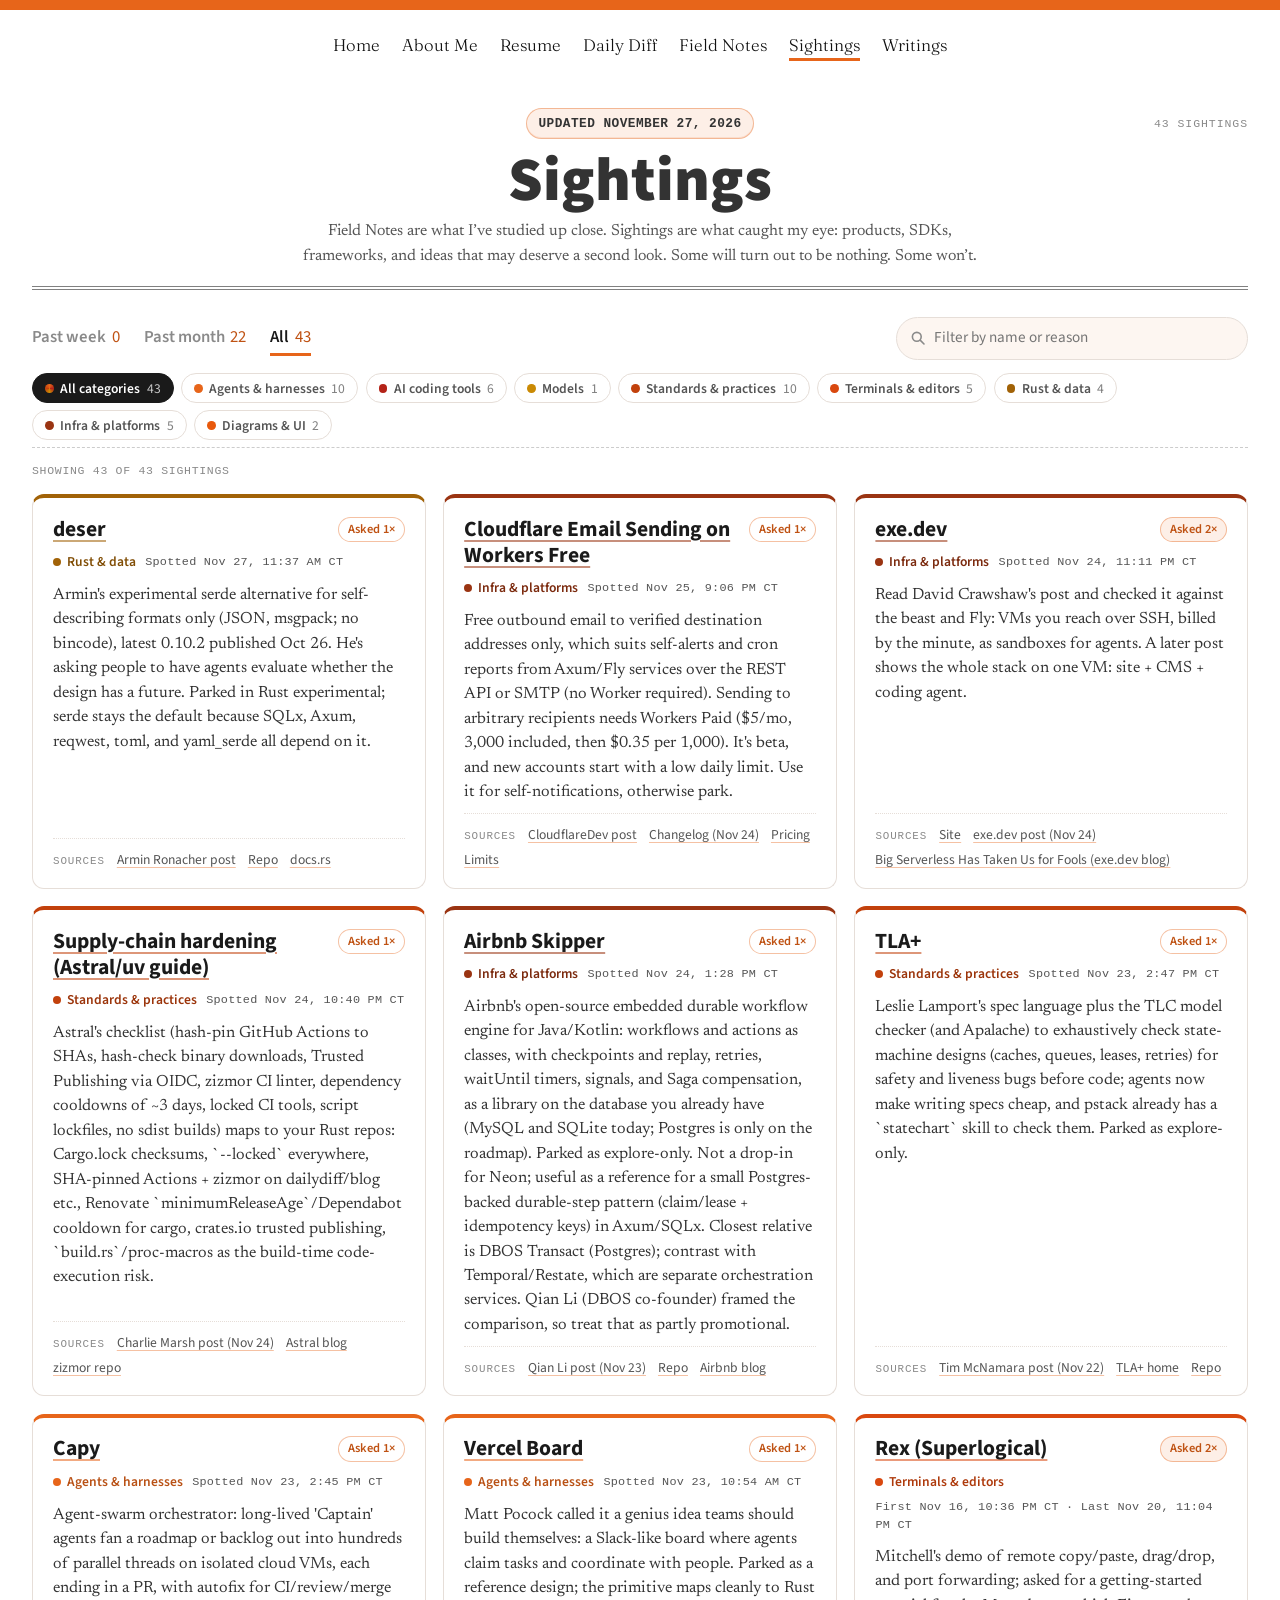
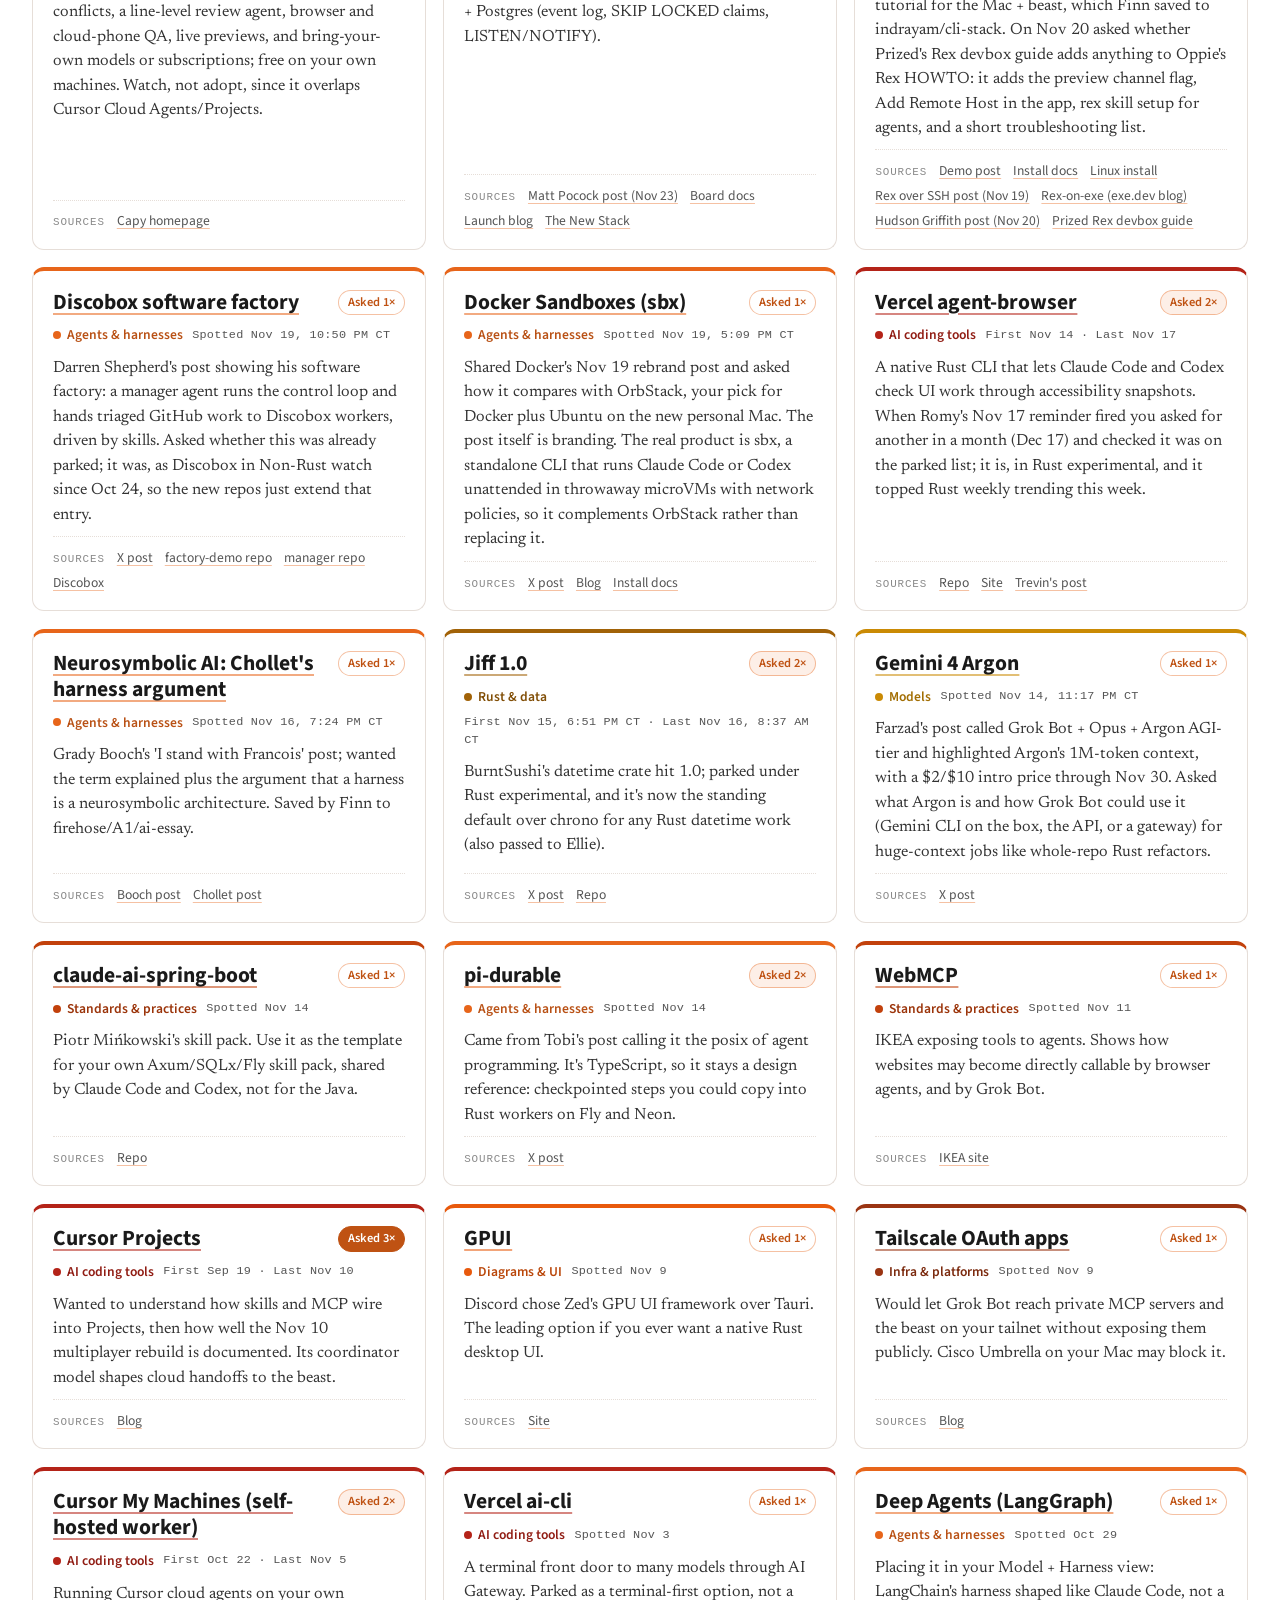
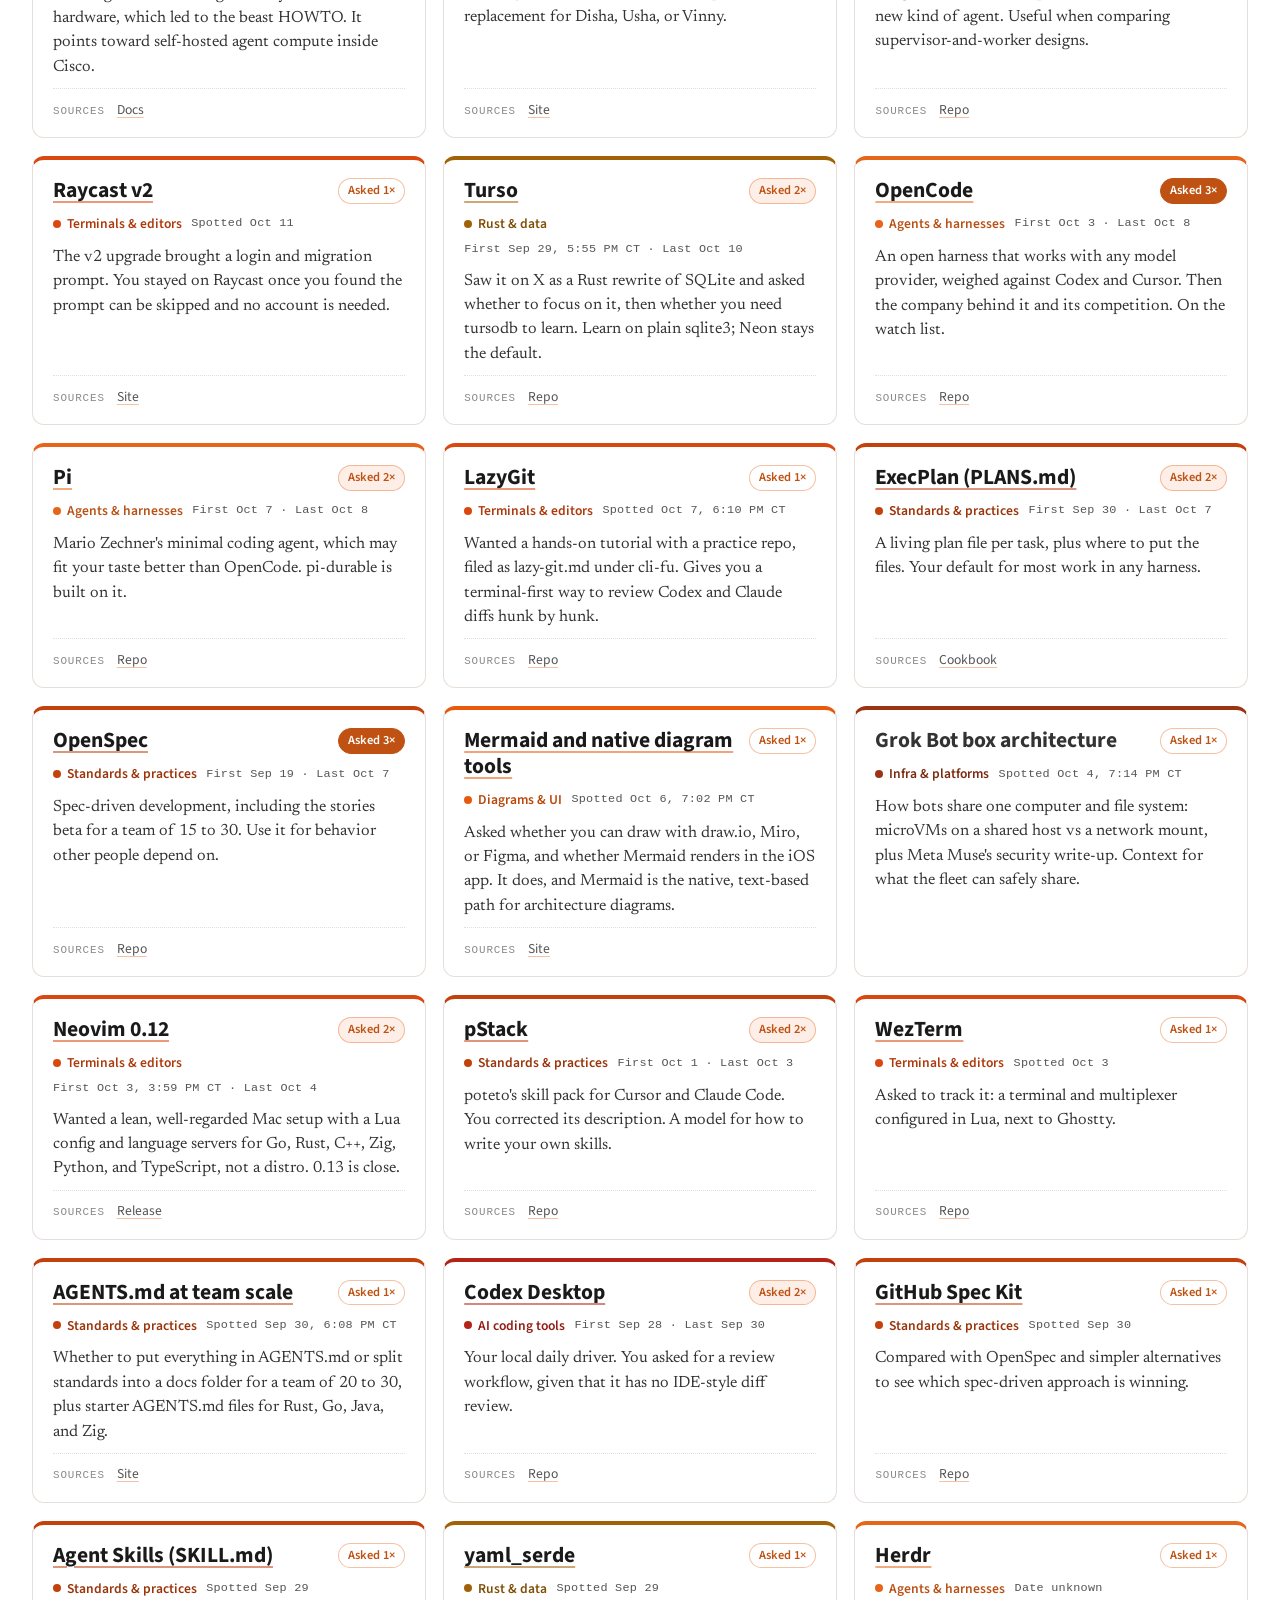
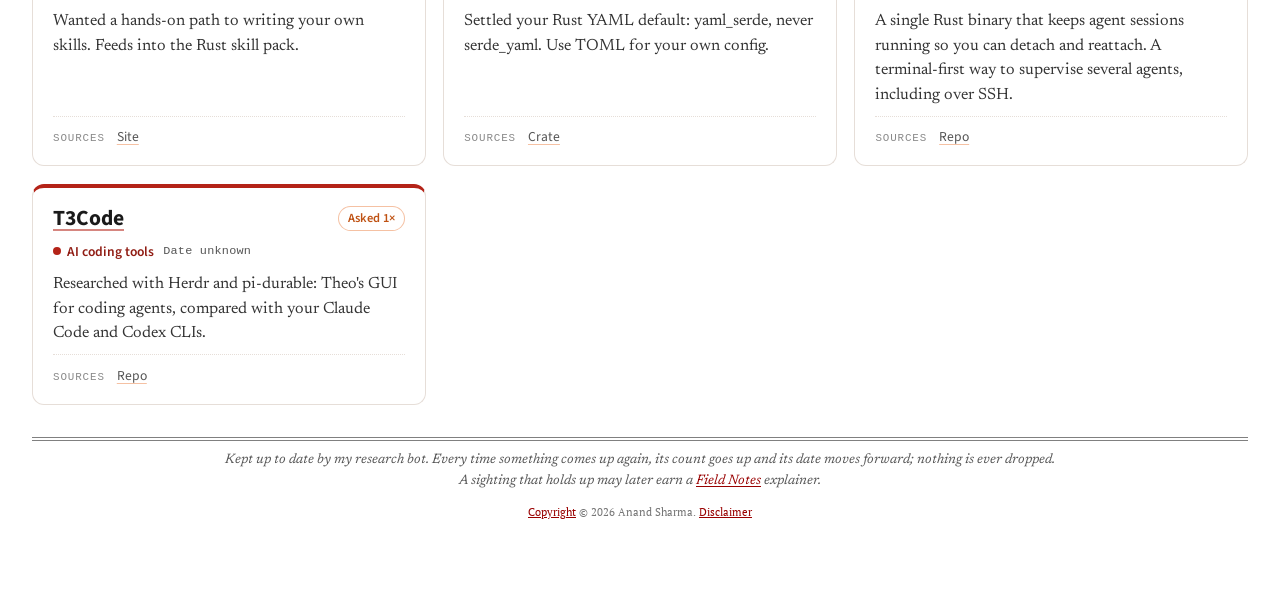
<file: index.html>
<!DOCTYPE html>
<html lang="en">
<head>
  <meta charset="utf-8">
  <meta name="viewport" content="width=device-width, initial-scale=1">
  <title>Sightings | Anand Sharma</title>
  <meta name="description" content="Sightings by Anand Sharma: new products, SDKs, frameworks, and ideas that caught my eye and may deserve a second look.">
  <link rel="canonical" href="https://sightings.indrayam.com/">
  <meta property="og:type" content="website">
  <meta property="og:title" content="Sightings | Anand Sharma">
  <meta property="og:description" content="New products, SDKs, frameworks, and ideas that caught my eye and may deserve a second look.">
  <meta property="og:url" content="https://sightings.indrayam.com/">
  <meta property="og:site_name" content="Sightings">
  <meta property="og:image" content="https://sightings.indrayam.com/images/og-sightings.png">
  <meta property="og:image:width" content="1200">
  <meta property="og:image:height" content="630">
  <meta property="og:image:alt" content="Sightings: tech worth a second look, with an orange radar sweep.">
  <meta name="twitter:card" content="summary_large_image">
  <meta name="twitter:title" content="Sightings | Anand Sharma">
  <meta name="twitter:description" content="New products, SDKs, frameworks, and ideas that caught my eye and may deserve a second look.">
  <meta name="twitter:image" content="https://sightings.indrayam.com/images/og-sightings.png">
  <link rel="icon" href="/favicon.ico" sizes="any">
  <link rel="apple-touch-icon" href="/apple-touch-icon.png">
  <meta name="theme-color" content="#e7651a">
  <link rel="preconnect" href="https://fonts.googleapis.com">
  <link rel="preconnect" href="https://fonts.gstatic.com" crossorigin>
  <link rel="stylesheet" href="https://fonts.googleapis.com/css2?family=Fraunces:opsz,wght@9..144,300&amp;family=Newsreader:ital,opsz,wght@0,6..72,400;0,6..72,600;1,6..72,400&amp;family=PT+Serif&amp;family=Source+Sans+Pro:wght@400;600;700;900&amp;display=swap">
  <link rel="stylesheet" href="./styles.css">
  <link rel="preload" href="./asked-about.json" as="fetch" crossorigin>
</head>
<body>
  <div class="page-container">
    <header class="site-header">
      <nav class="site-nav" aria-label="Site navigation">
        <ul>
          <li><a href="https://indrayam.com/">Home</a></li>
          <li><a href="https://blog.indrayam.com/aboutme.html">About Me</a></li>
          <li><a href="https://resume.indrayam.com/">Resume</a></li>
          <li><a href="https://dailydiff.indrayam.com/">Daily Diff</a></li>
          <li><a href="https://fieldnotes.indrayam.com/">Field Notes</a></li>
          <li><a href="https://sightings.indrayam.com/" aria-current="page">Sightings</a></li>
          <li><a href="https://blog.indrayam.com/">Writings</a></li>
        </ul>
      </nav>
    </header>

    <main class="sheet">
      <header class="masthead">
        <div class="masthead-eyebrow">
          <span class="masthead-eyebrow-left"></span>
          <div class="masthead-date-wrap">
            <time id="masthead-updated" datetime="">Loading…</time>
          </div>
          <span id="masthead-count" class="masthead-eyebrow-right">&nbsp;</span>
        </div>
        <h1 class="masthead-name">Sightings</h1>
        <p class="masthead-tagline">Field Notes are what I&rsquo;ve studied up close. Sightings are what caught my eye: products, SDKs, frameworks, and ideas that may deserve a second look. Some will turn out to be nothing. Some won&rsquo;t.</p>
        <hr class="masthead-rule">
      </header>

      <section class="controls" aria-label="Filter sightings">
        <div class="controls-row">
          <div id="recency-tabs" class="recency-tabs" role="group" aria-label="Time range"></div>
          <label class="search">
            <span class="sr-only">Filter by name or reason</span>
            <svg aria-hidden="true" viewBox="0 0 20 20" width="16" height="16"><circle cx="8.5" cy="8.5" r="5.5" fill="none" stroke="currentColor" stroke-width="2"/><path d="M13 13l4.5 4.5" stroke="currentColor" stroke-width="2" stroke-linecap="round"/></svg>
            <input id="search" type="search" placeholder="Filter by name or reason" autocomplete="off">
          </label>
        </div>
        <div id="category-chips" class="category-chips" role="group" aria-label="Category"></div>
      </section>

      <p id="results-status" class="results-status" role="status" aria-live="polite"></p>
      <div id="cards" class="cards" aria-busy="true"></div>

      <footer class="colophon">
        Kept up to date by my research bot. Every time something comes up again, its count goes up and its date moves forward; nothing is ever dropped.
        <br>A sighting that holds up may later earn a <a href="https://fieldnotes.indrayam.com/">Field Notes</a> explainer.
      </footer>
    </main>

    <footer class="copyright">
      <a href="https://creativecommons.org/licenses/by-nd-nc/1.0/">Copyright</a> &copy; 2026 Anand Sharma. <a href="https://blog.indrayam.com/disclaimer.html">Disclaimer</a>
    </footer>
  </div>

  <script src="./app.js"></script>
</body>
</html>
</file>
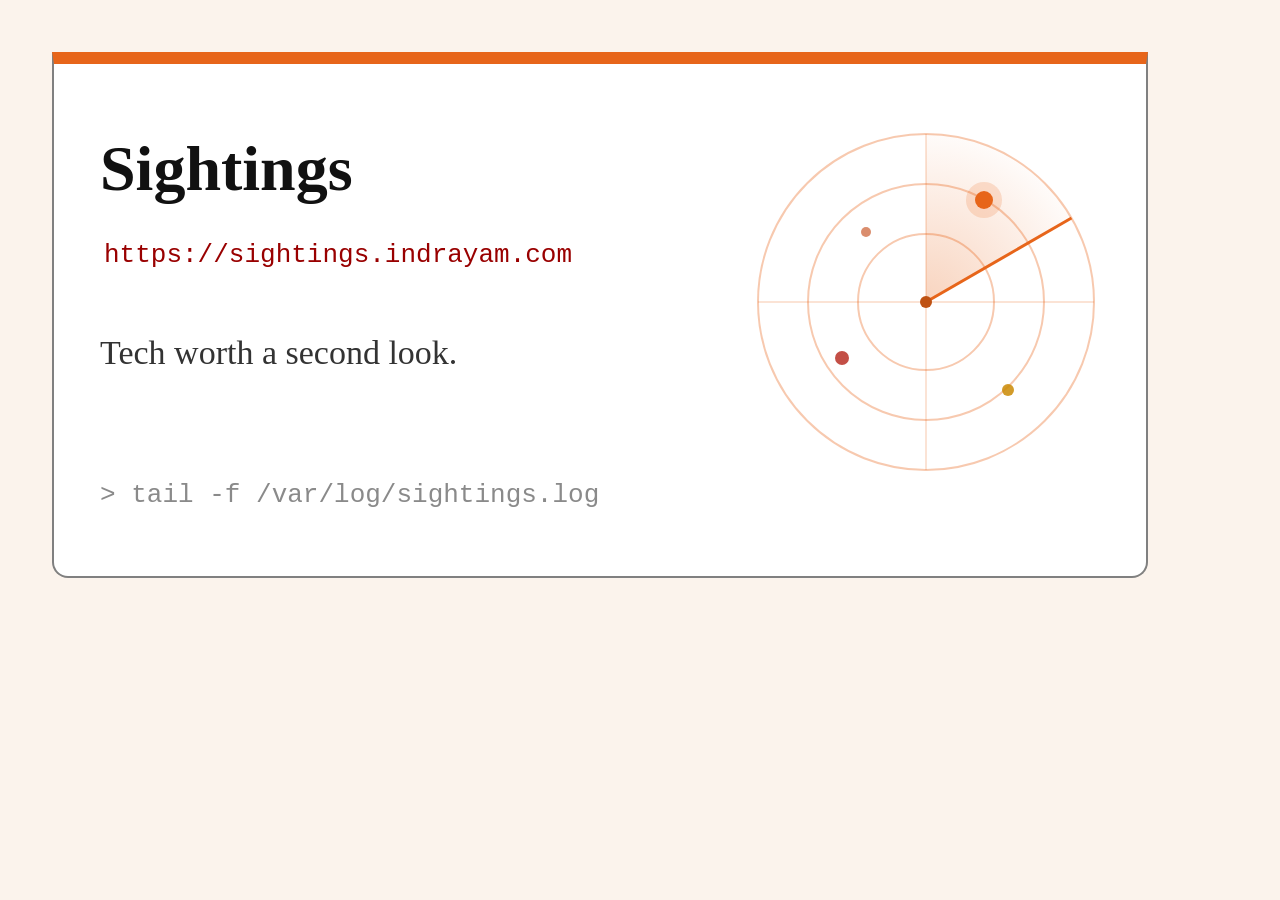
<file: tools/og-sightings.html>
<!doctype html>
<html><head><meta charset="utf-8">
<style>
  html,body{margin:0;width:1200px;height:630px;overflow:hidden}
  body{background:#fbf3ec;font-family:Georgia,"Times New Roman",serif}
  .card{position:absolute;left:52px;top:52px;width:1096px;height:526px;box-sizing:border-box;
    background:#fff;border:2px solid #808080;border-top:12px solid #e7651a;border-radius:0 0 16px 16px}
  h1{position:absolute;left:46px;top:68px;margin:0;font-size:64px;font-weight:700;color:#111}
  .url{position:absolute;left:50px;top:176px;font-family:"Courier New",monospace;font-size:26px;color:#990000}
  .tag{position:absolute;left:46px;top:270px;font-size:34px;color:#333}
  .cmd{position:absolute;left:46px;top:416px;font-family:"Courier New",monospace;font-size:26px;color:#8a8a8a}
  svg{position:absolute;right:40px;top:58px}
</style></head>
<body>
<div class="card">
  <h1>Sightings</h1>
  <div class="url">https://sightings.indrayam.com</div>
  <div class="tag">Tech worth a second look.</div>
  <div class="cmd">&gt; tail -f /var/log/sightings.log</div>
  <svg width="360" height="360" viewBox="0 0 360 360" aria-hidden="true">
    <defs>
      <radialGradient id="sweep" cx="180" cy="180" r="170" gradientUnits="userSpaceOnUse">
        <stop offset="0" stop-color="#e7651a" stop-opacity="0.28"/>
        <stop offset="1" stop-color="#e7651a" stop-opacity="0.02"/>
      </radialGradient>
    </defs>
    <g fill="none" stroke="#e7651a" stroke-opacity="0.35" stroke-width="2">
      <circle cx="180" cy="180" r="168"/>
      <circle cx="180" cy="180" r="118"/>
      <circle cx="180" cy="180" r="68"/>
      <path d="M180 12V348M12 180H348" stroke-opacity="0.18"/>
    </g>
    <path d="M180 180 L180 12 A168 168 0 0 1 325.5 96 Z" fill="url(#sweep)"/>
    <line x1="180" y1="180" x2="325.5" y2="96" stroke="#e7651a" stroke-width="3"/>
    <circle cx="180" cy="180" r="6" fill="#bf5213"/>
    <circle cx="238" cy="78" r="9" fill="#e7651a"/>
    <circle cx="238" cy="78" r="18" fill="#e7651a" fill-opacity="0.18"/>
    <circle cx="96" cy="236" r="7" fill="#b42318" fill-opacity="0.8"/>
    <circle cx="262" cy="268" r="6" fill="#ca8a04" fill-opacity="0.85"/>
    <circle cx="120" cy="110" r="5" fill="#c2410c" fill-opacity="0.6"/>
  </svg>
</div>
</body></html>
</file>
<file: styles.css>
:root {
  --bg-page: #ffffff;
  --bg-card: #ffffff;
  --bg-warm: #fdf6f1;
  --ink: #333333;
  --ink-strong: #1a1a1a;
  --ink-soft: #555555;
  --ink-faint: #8a8a8a;
  --rule: #808080;
  --rule-subtle: #e6ded8;
  --accent: #e7651a;
  --accent-soft: rgba(231, 101, 26, 0.1);
  --accent-line: rgba(231, 101, 26, 0.4);
  /* Darker shade of --accent for white text (4.5:1+). */
  --accent-strong: #bf5213;
  --link: #990000;
  --font-display: "Source Sans Pro", Arial, sans-serif;
  --font-body: "Newsreader", Georgia, "Times New Roman", serif;
  --font-mono: Courier, "Courier New", monospace;
  --sheet-pad: clamp(1rem, 2.5vw, 2.25rem);
  --radius: 12px;
}

*,
*::before,
*::after {
  box-sizing: border-box;
}

::selection {
  background-color: rgba(231, 101, 26, 0.18);
  color: inherit;
}

html {
  -webkit-font-smoothing: antialiased;
  -moz-osx-font-smoothing: grayscale;
  overflow-x: hidden;
}

body {
  margin: 0 0 5px;
  background: var(--bg-page);
  border-top: 10px solid var(--accent);
  color: var(--ink);
  font-family: var(--font-body);
  line-height: 1.55;
}

a {
  color: var(--link);
  text-decoration: underline;
  text-underline-offset: 0.12em;
}

.page-container {
  padding: 0 0 4rem;
}

.sr-only {
  position: absolute;
  width: 1px;
  height: 1px;
  padding: 0;
  margin: -1px;
  overflow: hidden;
  clip: rect(0, 0, 0, 0);
  white-space: nowrap;
  border: 0;
}

/* Site header: shared with the blog, resume, The Daily Diff, and Field Notes. */
.site-header {
  margin-top: 18px;
  margin-bottom: 14px;
}

.site-nav ul {
  display: flex;
  flex-wrap: wrap;
  justify-content: center;
  gap: 4px 22px;
  margin: 0;
  padding: 0;
  list-style: none;
}

.site-nav a {
  display: inline-block;
  padding: 4px 0;
  color: #111111;
  font-family: Fraunces, Georgia, "Times New Roman", serif;
  font-size: 1.05rem;
  font-weight: 300;
  text-decoration: underline;
  text-decoration-color: transparent;
  text-decoration-thickness: 3px;
  text-underline-offset: 7px;
  transition: text-decoration-color 0.15s ease;
}

.site-nav a:hover,
.site-nav a:focus-visible,
.site-nav a[aria-current="page"] {
  text-decoration-color: var(--accent);
}

.site-nav a:focus-visible {
  outline: 2px solid #e7651a;
  outline-offset: 4px;
}

.copyright {
  font-family: "PT Serif", Georgia, "Times New Roman", serif; /* the footer matches the other sites */
  font-size: 0.6875rem;
  margin-top: 5px;
  text-align: center;
  color: #767676;
}

.copyright a {
  color: var(--link);
}

/* Sheet */
.sheet {
  max-width: 1320px;
  margin: 0 auto;
  padding: var(--sheet-pad);
  padding-bottom: 0.4rem;
}

/* Masthead: same structure as The Daily Diff's. */
.masthead {
  text-align: center;
  padding-bottom: 0.45rem;
}

.masthead-eyebrow {
  display: grid;
  grid-template-columns: 1fr auto 1fr;
  align-items: center;
  gap: 0.75rem;
  font-family: var(--font-mono);
  font-size: 0.72rem;
  letter-spacing: 0.08em;
  text-transform: uppercase;
  color: var(--ink-faint);
  padding-bottom: 0.35rem;
}

.masthead-eyebrow-left {
  text-align: left;
}

.masthead-eyebrow-right {
  text-align: right;
}

.masthead-date-wrap {
  display: inline-flex;
  align-items: center;
  padding: 0.28rem 0.7rem 0.3rem;
  border: 1px solid var(--accent-line);
  border-radius: 999px;
  background: var(--accent-soft);
  box-shadow: inset 0 -1px 0 rgba(231, 101, 26, 0.12);
  color: var(--ink);
  font-size: 0.8rem;
  font-weight: 700;
  letter-spacing: 0.035em;
}

.masthead-name {
  font-family: var(--font-display);
  font-weight: 900;
  font-size: clamp(2.5rem, 5vw, 3.85rem);
  line-height: 1.02;
  margin: 0.3rem 0 0;
  color: var(--ink);
}

.masthead-tagline {
  max-width: 44rem;
  margin: 0.4rem auto 0;
  font-size: 1rem;
  color: var(--ink-soft);
  text-wrap: balance;
}

.masthead-rule {
  border: none;
  border-top: 4px double var(--rule);
  margin: 1.1rem 0 0.32rem;
}

/* Controls */
.controls {
  padding: 0.9rem 0 0.4rem;
  border-bottom: 1px dashed #cccccc;
}

.controls-row {
  display: flex;
  flex-wrap: wrap;
  align-items: center;
  justify-content: space-between;
  gap: 0.75rem 1.5rem;
}

.recency-tabs {
  display: flex;
  gap: 1.5rem;
}

.tab {
  appearance: none;
  background: none;
  border: none;
  padding: 0.3rem 0;
  font-family: var(--font-display);
  font-size: 1.05rem;
  font-weight: 600;
  color: var(--ink-faint);
  cursor: pointer;
  border-bottom: 3px solid transparent;
  transition: color 0.15s ease, border-color 0.15s ease;
}

.tab:hover {
  color: var(--ink);
  border-bottom-color: var(--accent-line);
}

.tab[aria-pressed="true"] {
  color: var(--ink-strong);
  border-bottom-color: var(--accent);
}

.tab-count {
  margin-left: 0.35rem;
  font-weight: 400;
  color: var(--accent-strong);
  font-variant-numeric: tabular-nums;
}

.tab:focus-visible,
.chip:focus-visible,
.search input:focus-visible,
.card a:focus-visible {
  outline: 2px solid var(--accent);
  outline-offset: 3px;
}

.search {
  position: relative;
  display: flex;
  align-items: center;
  flex: 0 1 22rem;
  min-width: 14rem;
  color: var(--ink-faint);
}

.search svg {
  position: absolute;
  left: 0.85rem;
  pointer-events: none;
}

.search input {
  width: 100%;
  padding: 0.55rem 0.9rem 0.55rem 2.3rem;
  font: inherit;
  font-family: var(--font-display);
  font-size: 0.95rem;
  color: var(--ink);
  background: var(--bg-warm);
  border: 1px solid var(--rule-subtle);
  border-radius: 999px;
  transition: border-color 0.15s ease, background-color 0.15s ease;
}

.search input:focus {
  background: #ffffff;
  border-color: var(--accent);
}

.category-chips {
  display: flex;
  flex-wrap: wrap;
  gap: 0.45rem;
  margin-top: 0.85rem;
}

.chip {
  --hue: var(--accent);
  display: inline-flex;
  align-items: center;
  gap: 0.4rem;
  padding: 0.28rem 0.75rem;
  font-family: var(--font-display);
  font-size: 0.85rem;
  font-weight: 600;
  color: var(--ink-soft);
  background: #ffffff;
  border: 1px solid var(--rule-subtle);
  border-radius: 999px;
  cursor: pointer;
  transition: color 0.15s ease, background-color 0.15s ease, border-color 0.15s ease;
}

.chip::before {
  content: "";
  width: 0.55rem;
  height: 0.55rem;
  border-radius: 50%;
  background: var(--hue);
}

.chip.is-all::before {
  background: conic-gradient(#e7651a, #b42318, #ca8a04, #c2410c, #e7651a);
}

.chip:hover {
  color: var(--ink-strong);
  border-color: var(--hue);
}

.chip[aria-pressed="true"] {
  color: #ffffff;
  background: var(--ink-strong);
  border-color: var(--ink-strong);
}

.chip.is-empty {
  opacity: 0.45;
}

.chip-count {
  font-weight: 400;
  font-variant-numeric: tabular-nums;
  opacity: 0.75;
}

.results-status {
  margin: 0.9rem 0 0.9rem;
  font-family: var(--font-mono);
  font-size: 0.72rem;
  letter-spacing: 0.06em;
  text-transform: uppercase;
  color: var(--ink-faint);
}

.results-status button {
  margin-left: 0.5rem;
  padding: 0;
  font: inherit;
  color: var(--accent-strong);
  background: none;
  border: none;
  text-decoration: underline;
  cursor: pointer;
}

/* Cards */
.cards {
  display: grid;
  grid-template-columns: 1fr;
  gap: 1.1rem;
}

@media (min-width: 680px) {
  .cards {
    grid-template-columns: repeat(2, minmax(0, 1fr));
  }
}

@media (min-width: 1040px) {
  .cards {
    grid-template-columns: repeat(3, minmax(0, 1fr));
  }
}

.card {
  --hue: var(--accent);
  position: relative;
  display: flex;
  flex-direction: column;
  gap: 0.55rem;
  min-width: 0;
  padding: 1.15rem 1.25rem 1.1rem;
  background: var(--bg-card);
  border: 1px solid var(--rule-subtle);
  border-top: 4px solid var(--hue);
  border-radius: var(--radius);
  transition: box-shadow 0.2s ease, transform 0.2s ease, border-color 0.2s ease;
}

.card:hover {
  border-color: color-mix(in srgb, var(--hue) 45%, var(--rule-subtle));
  border-top-color: var(--hue);
  box-shadow: 0 10px 28px -14px rgba(120, 50, 10, 0.35);
  transform: translateY(-2px);
}

.card.is-fresh {
  background: linear-gradient(180deg, var(--bg-warm) 0, #ffffff 7rem);
}

.card-head {
  display: flex;
  align-items: flex-start;
  justify-content: space-between;
  gap: 0.75rem;
}

.card-title {
  margin: 0;
  font-family: var(--font-display);
  font-size: 1.35rem;
  font-weight: 700;
  line-height: 1.2;
  overflow-wrap: anywhere;
}

.card-title a {
  color: var(--ink-strong);
  text-decoration: underline;
  text-decoration-color: color-mix(in srgb, var(--hue) 55%, transparent);
  text-decoration-thickness: 2px;
  text-underline-offset: 4px;
  transition: color 0.15s ease, text-decoration-color 0.15s ease;
}

.card-title a:hover {
  color: var(--accent-strong);
  text-decoration-color: var(--accent);
}

.badges {
  display: flex;
  flex-direction: column;
  align-items: flex-end;
  gap: 0.3rem;
  flex-shrink: 0;
}

.badge {
  padding: 0.12rem 0.55rem;
  font-family: var(--font-display);
  font-size: 0.78rem;
  font-weight: 600;
  white-space: nowrap;
  border-radius: 999px;
  border: 1px solid var(--accent-line);
  color: var(--accent-strong);
  background: #ffffff;
}

.badge[data-times="2"] {
  background: var(--accent-soft);
}

.badge[data-times="3"] {
  color: #ffffff;
  background: var(--accent-strong);
  border-color: var(--accent-strong);
}

.badge.is-new {
  color: #ffffff;
  background: var(--accent);
  border-color: var(--accent);
  font-size: 0.7rem;
  letter-spacing: 0.06em;
  text-transform: uppercase;
}

.card-meta {
  display: flex;
  flex-wrap: wrap;
  align-items: center;
  gap: 0.35rem 0.6rem;
  font-family: var(--font-display);
  font-size: 0.85rem;
  color: var(--ink-faint);
}

.card-cat {
  display: inline-flex;
  align-items: center;
  gap: 0.35rem;
  padding: 0;
  font: inherit;
  font-weight: 600;
  color: color-mix(in srgb, var(--hue) 80%, #000000);
  background: none;
  border: none;
  cursor: pointer;
}

.card-cat::before {
  content: "";
  width: 0.5rem;
  height: 0.5rem;
  border-radius: 50%;
  background: var(--hue);
}

.card-cat:hover {
  text-decoration: underline;
}

.card-dates {
  font-family: var(--font-mono);
  font-size: 0.74rem;
  letter-spacing: 0.02em;
  color: var(--ink-soft);
}

.card-why {
  margin: 0.1rem 0 0;
  font-size: 1.02rem;
  line-height: 1.5;
  color: var(--ink);
  overflow-wrap: anywhere;
}

.card-sources {
  display: flex;
  flex-wrap: wrap;
  align-items: baseline;
  gap: 0.25rem 0.75rem;
  margin-top: auto;
  padding-top: 0.6rem;
  border-top: 1px dotted var(--rule-subtle);
  font-family: var(--font-display);
  font-size: 0.85rem;
}

.card-sources-label {
  font-family: var(--font-mono);
  font-size: 0.68rem;
  letter-spacing: 0.08em;
  text-transform: uppercase;
  color: var(--ink-faint);
}

.card-sources a {
  color: var(--ink-soft);
  text-decoration-color: var(--accent-line);
  text-underline-offset: 3px;
}

.card-sources a:hover {
  color: var(--accent-strong);
  text-decoration-color: var(--accent);
}

mark {
  background: rgba(231, 101, 26, 0.22);
  color: inherit;
  border-radius: 2px;
}

.empty {
  grid-column: 1 / -1;
  padding: 2.5rem 1rem;
  text-align: center;
  color: var(--ink-soft);
  background: var(--bg-warm);
  border: 1px dashed var(--accent-line);
  border-radius: var(--radius);
}

.empty[data-state="error"] {
  color: var(--link);
}

.colophon {
  margin-top: 2rem;
  padding-top: 0.6rem;
  border-top: 4px double var(--rule);
  font-size: 0.85rem;
  font-style: italic;
  text-align: center;
  color: var(--ink-soft);
}

/* 404 page */
.error-page {
  max-width: 44rem;
  text-align: center;
  padding-top: 1.5rem;
}

.error-radar {
  display: block;
  margin: 0 auto 0.5rem;
}

.error-sweep {
  transform-origin: 120px 120px;
  animation: sweep 4s linear infinite;
}

@keyframes sweep {
  to {
    transform: rotate(360deg);
  }
}

.error-code-label {
  margin: 0;
  font-family: var(--font-mono);
  font-size: 0.85rem;
  font-weight: 700;
  letter-spacing: 0.3em;
  color: var(--accent-strong);
}

.error-terminal {
  display: inline-block;
  margin: 1.5rem auto 0;
  padding: 0.9rem 1.2rem;
  max-width: 100%;
  white-space: pre-wrap;
  overflow-wrap: anywhere;
  text-align: left;
  font-family: var(--font-mono);
  font-size: 0.85rem;
  line-height: 1.6;
  color: var(--ink);
  background: var(--bg-warm);
  border: 1px solid var(--accent-line);
  border-left: 4px solid var(--accent);
  border-radius: 8px;
}

.error-back {
  margin: 1.5rem 0 2rem;
  font-family: var(--font-display);
  font-size: 1.05rem;
  font-weight: 600;
}

.error-back a {
  color: var(--accent-strong);
  text-decoration-color: var(--accent-line);
  text-underline-offset: 4px;
}

.error-back a:hover {
  text-decoration-color: var(--accent);
}

@media (max-width: 640px) {
  .masthead-eyebrow {
    grid-template-columns: 1fr;
    justify-items: center;
    gap: 0.3rem;
  }

  .masthead-eyebrow-left {
    display: none;
  }

  .masthead-eyebrow-right {
    text-align: center;
  }

  .search {
    flex-basis: 100%;
  }

  .recency-tabs {
    gap: 1.1rem;
  }

  .category-chips {
    flex-wrap: nowrap;
    overflow-x: auto;
    margin-right: calc(-1 * var(--sheet-pad));
    padding-right: var(--sheet-pad);
    padding-bottom: 0.3rem;
    scrollbar-width: none;
  }

  .chip {
    flex-shrink: 0;
  }
}

@media (prefers-reduced-motion: reduce) {
  .card,
  .card:hover {
    transition: none;
    transform: none;
  }

  .error-sweep {
    animation: none;
  }
}
</file>
